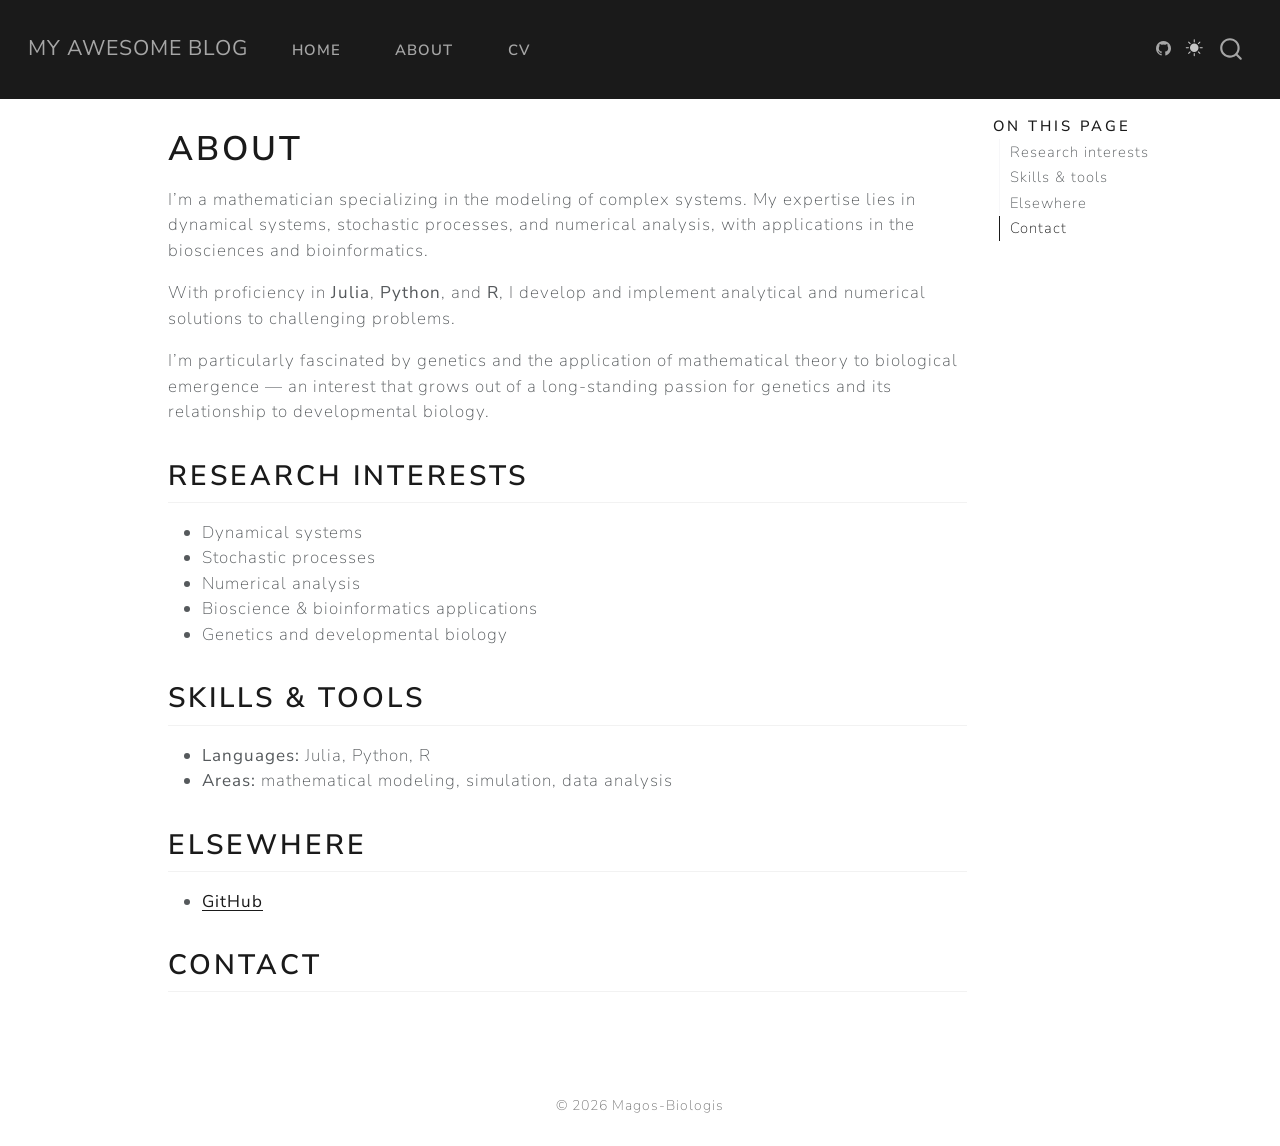
<file: about.html>
<!DOCTYPE html>
<html xmlns="http://www.w3.org/1999/xhtml" lang="en" xml:lang="en"><head>

<meta charset="utf-8">
<meta name="generator" content="quarto-1.9.38">

<meta name="viewport" content="width=device-width, initial-scale=1.0, user-scalable=yes">


<title>About – My Awesome Blog</title>
<style>
/* Default styles provided by pandoc.
** See https://pandoc.org/MANUAL.html#variables-for-html for config info.
*/
code{white-space: pre-wrap;}
span.smallcaps{font-variant: small-caps;}
div.columns{display: flex; gap: min(4vw, 1.5em);}
div.column{flex: auto; overflow-x: auto;}
div.hanging-indent{margin-left: 1.5em; text-indent: -1.5em;}
ul.task-list{list-style: none;}
ul.task-list li input[type="checkbox"] {
  width: 0.8em;
  margin: 0 0.8em 0.2em -1em; /* quarto-specific, see https://github.com/quarto-dev/quarto-cli/issues/4556 */ 
  vertical-align: middle;
}
</style>


<script src="site_libs/quarto-nav/quarto-nav.js"></script>
<script src="site_libs/quarto-nav/headroom.min.js"></script>
<script src="site_libs/clipboard/clipboard.min.js"></script>
<script src="site_libs/quarto-search/autocomplete.umd.js"></script>
<script src="site_libs/quarto-search/fuse.min.js"></script>
<script src="site_libs/quarto-search/quarto-search.js"></script>
<meta name="quarto:offset" content="./">
<script src="site_libs/quarto-html/quarto.js" type="module"></script>
<script src="site_libs/quarto-html/tabsets/tabsets.js" type="module"></script>
<script src="site_libs/quarto-html/popper.min.js"></script>
<script src="site_libs/quarto-html/tippy.umd.min.js"></script>
<script src="site_libs/quarto-html/anchor.min.js"></script>
<link href="site_libs/quarto-html/tippy.css" rel="stylesheet">
<link href="site_libs/quarto-html/quarto-syntax-highlighting-de63f62b328812d8e578a4d74e282472.css" rel="stylesheet" class="quarto-color-scheme" id="quarto-text-highlighting-styles">
<link href="site_libs/quarto-html/quarto-syntax-highlighting-dark-6b6957c917596b414ec0b78690761e87.css" rel="stylesheet" class="quarto-color-scheme quarto-color-alternate" id="quarto-text-highlighting-styles">
<link href="site_libs/quarto-html/quarto-syntax-highlighting-de63f62b328812d8e578a4d74e282472.css" rel="stylesheet" class="quarto-color-scheme-extra" id="quarto-text-highlighting-styles">
<script src="site_libs/bootstrap/bootstrap.min.js"></script>
<link href="site_libs/bootstrap/bootstrap-icons.css" rel="stylesheet">
<link href="site_libs/bootstrap/bootstrap-797eb757160dd4727177e90e7fa9e261.min.css" rel="stylesheet" append-hash="true" class="quarto-color-scheme" id="quarto-bootstrap" data-mode="light">
<link href="site_libs/bootstrap/bootstrap-dark-b89b498945fed242095b139d158aa9db.min.css" rel="stylesheet" append-hash="true" class="quarto-color-scheme quarto-color-alternate" id="quarto-bootstrap" data-mode="dark">
<link href="site_libs/bootstrap/bootstrap-797eb757160dd4727177e90e7fa9e261.min.css" rel="stylesheet" append-hash="true" class="quarto-color-scheme-extra" id="quarto-bootstrap" data-mode="light">
<script id="quarto-search-options" type="application/json">{
  "location": "navbar",
  "copy-button": false,
  "collapse-after": 3,
  "panel-placement": "end",
  "type": "overlay",
  "limit": 50,
  "keyboard-shortcut": [
    "f",
    "/",
    "s"
  ],
  "show-item-context": false,
  "language": {
    "search-no-results-text": "No results",
    "search-matching-documents-text": "matching documents",
    "search-copy-link-title": "Copy link to search",
    "search-hide-matches-text": "Hide additional matches",
    "search-more-match-text": "more match in this document",
    "search-more-matches-text": "more matches in this document",
    "search-clear-button-title": "Clear",
    "search-text-placeholder": "",
    "search-detached-cancel-button-title": "Cancel",
    "search-submit-button-title": "Submit",
    "search-label": "Search"
  }
}</script>


<link rel="stylesheet" href="styles.css">
</head>

<body class="nav-fixed quarto-light"><script id="quarto-html-before-body" type="application/javascript">
    const toggleBodyColorMode = (bsSheetEl) => {
      const mode = bsSheetEl.getAttribute("data-mode");
      const bodyEl = window.document.querySelector("body");
      if (mode === "dark") {
        bodyEl.classList.add("quarto-dark");
        bodyEl.classList.remove("quarto-light");
      } else {
        bodyEl.classList.add("quarto-light");
        bodyEl.classList.remove("quarto-dark");
      }
    }
    const toggleBodyColorPrimary = () => {
      const bsSheetEl = window.document.querySelector("link#quarto-bootstrap:not([rel=disabled-stylesheet])");
      if (bsSheetEl) {
        toggleBodyColorMode(bsSheetEl);
      }
    }
    const setColorSchemeToggle = (alternate) => {
      const toggles = window.document.querySelectorAll('.quarto-color-scheme-toggle');
      for (let i=0; i < toggles.length; i++) {
        const toggle = toggles[i];
        if (toggle) {
          if (alternate) {
            toggle.classList.add("alternate");
          } else {
            toggle.classList.remove("alternate");
          }
        }
      }
    };
    const toggleColorMode = (alternate) => {
      // Switch the stylesheets
      const primaryStylesheets = window.document.querySelectorAll('link.quarto-color-scheme:not(.quarto-color-alternate)');
      const alternateStylesheets = window.document.querySelectorAll('link.quarto-color-scheme.quarto-color-alternate');
      manageTransitions('#quarto-margin-sidebar .nav-link', false);
      if (alternate) {
        // note: dark is layered on light, we don't disable primary!
        enableStylesheet(alternateStylesheets);
        for (const sheetNode of alternateStylesheets) {
          if (sheetNode.id === "quarto-bootstrap") {
            toggleBodyColorMode(sheetNode);
          }
        }
      } else {
        disableStylesheet(alternateStylesheets);
        enableStylesheet(primaryStylesheets)
        toggleBodyColorPrimary();
      }
      manageTransitions('#quarto-margin-sidebar .nav-link', true);
      // Switch the toggles
      setColorSchemeToggle(alternate)
      // Hack to workaround the fact that safari doesn't
      // properly recolor the scrollbar when toggling (#1455)
      if (navigator.userAgent.indexOf('Safari') > 0 && navigator.userAgent.indexOf('Chrome') == -1) {
        manageTransitions("body", false);
        window.scrollTo(0, 1);
        setTimeout(() => {
          window.scrollTo(0, 0);
          manageTransitions("body", true);
        }, 40);
      }
    }
    const disableStylesheet = (stylesheets) => {
      for (let i=0; i < stylesheets.length; i++) {
        const stylesheet = stylesheets[i];
        stylesheet.rel = 'disabled-stylesheet';
      }
    }
    const enableStylesheet = (stylesheets) => {
      for (let i=0; i < stylesheets.length; i++) {
        const stylesheet = stylesheets[i];
        if(stylesheet.rel !== 'stylesheet') { // for Chrome, which will still FOUC without this check
          stylesheet.rel = 'stylesheet';
        }
      }
    }
    const manageTransitions = (selector, allowTransitions) => {
      const els = window.document.querySelectorAll(selector);
      for (let i=0; i < els.length; i++) {
        const el = els[i];
        if (allowTransitions) {
          el.classList.remove('notransition');
        } else {
          el.classList.add('notransition');
        }
      }
    }
    const isFileUrl = () => {
      return window.location.protocol === 'file:';
    }
    const hasAlternateSentinel = () => {
      let styleSentinel = getColorSchemeSentinel();
      if (styleSentinel !== null) {
        return styleSentinel === "alternate";
      } else {
        return false;
      }
    }
    const setStyleSentinel = (alternate) => {
      const value = alternate ? "alternate" : "default";
      if (!isFileUrl()) {
        window.localStorage.setItem("quarto-color-scheme", value);
      } else {
        localAlternateSentinel = value;
      }
    }
    const getColorSchemeSentinel = () => {
      if (!isFileUrl()) {
        const storageValue = window.localStorage.getItem("quarto-color-scheme");
        return storageValue != null ? storageValue : localAlternateSentinel;
      } else {
        return localAlternateSentinel;
      }
    }
    const toggleGiscusIfUsed = (isAlternate, darkModeDefault) => {
      const baseTheme = document.querySelector('#giscus-base-theme')?.value ?? 'light';
      const alternateTheme = document.querySelector('#giscus-alt-theme')?.value ?? 'dark';
      let newTheme = '';
      if(authorPrefersDark) {
        newTheme = isAlternate ? baseTheme : alternateTheme;
      } else {
        newTheme = isAlternate ? alternateTheme : baseTheme;
      }
      const changeGiscusTheme = () => {
        // From: https://github.com/giscus/giscus/issues/336
        const sendMessage = (message) => {
          const iframe = document.querySelector('iframe.giscus-frame');
          if (!iframe) return;
          iframe.contentWindow.postMessage({ giscus: message }, 'https://giscus.app');
        }
        sendMessage({
          setConfig: {
            theme: newTheme
          }
        });
      }
      const isGiscussLoaded = window.document.querySelector('iframe.giscus-frame') !== null;
      if (isGiscussLoaded) {
        changeGiscusTheme();
      }
    };
    const authorPrefersDark = false;
    const darkModeDefault = authorPrefersDark;
      document.querySelector('link#quarto-text-highlighting-styles.quarto-color-scheme-extra').rel = 'disabled-stylesheet';
      document.querySelector('link#quarto-bootstrap.quarto-color-scheme-extra').rel = 'disabled-stylesheet';
    let localAlternateSentinel = darkModeDefault ? 'alternate' : 'default';
    // Dark / light mode switch
    window.quartoToggleColorScheme = () => {
      // Read the current dark / light value
      let toAlternate = !hasAlternateSentinel();
      toggleColorMode(toAlternate);
      setStyleSentinel(toAlternate);
      toggleGiscusIfUsed(toAlternate, darkModeDefault);
      window.dispatchEvent(new Event('resize'));
    };
    // Switch to dark mode if need be
    if (hasAlternateSentinel()) {
      toggleColorMode(true);
    } else {
      toggleColorMode(false);
    }
  </script>

<div id="quarto-search-results"></div>
  <header id="quarto-header" class="headroom fixed-top">
    <nav class="navbar navbar-expand-lg " data-bs-theme="dark">
      <div class="navbar-container container-fluid">
      <div class="navbar-brand-container mx-auto">
    <a class="navbar-brand" href="./index.html">
    <span class="navbar-title">My Awesome Blog</span>
    </a>
  </div>
            <div id="quarto-search" class="" title="Search"></div>
          <button class="navbar-toggler" type="button" data-bs-toggle="collapse" data-bs-target="#navbarCollapse" aria-controls="navbarCollapse" role="menu" aria-expanded="false" aria-label="Toggle navigation" onclick="if (window.quartoToggleHeadroom) { window.quartoToggleHeadroom(); }">
  <span class="navbar-toggler-icon"></span>
</button>
          <div class="collapse navbar-collapse" id="navbarCollapse">
            <ul class="navbar-nav navbar-nav-scroll me-auto">
  <li class="nav-item">
    <a class="nav-link" href="./index.html"> 
<span class="menu-text">Home</span></a>
  </li>  
  <li class="nav-item">
    <a class="nav-link active" href="./about.html" aria-current="page"> 
<span class="menu-text">About</span></a>
  </li>  
  <li class="nav-item">
    <a class="nav-link" href="./cv.html"> 
<span class="menu-text">CV</span></a>
  </li>  
</ul>
          </div> <!-- /navcollapse -->
            <div class="quarto-navbar-tools">
    <a href="https://github.com/Magos-Biologis" title="GitHub" class="quarto-navigation-tool px-1" aria-label="GitHub"><i class="bi bi-github"></i></a>
  <a href="" class="quarto-color-scheme-toggle quarto-navigation-tool  px-1" onclick="window.quartoToggleColorScheme(); return false;" title="Toggle dark mode"><i class="bi"></i></a>
</div>
      </div> <!-- /container-fluid -->
    </nav>
</header>
<!-- content -->
<div id="quarto-content" class="quarto-container page-columns page-rows-contents page-layout-article page-navbar">
<!-- sidebar -->
<!-- margin-sidebar -->
    <div id="quarto-margin-sidebar" class="sidebar margin-sidebar">
        <nav id="TOC" role="doc-toc" class="toc-active">
    <h2 id="toc-title">On this page</h2>
   
  <ul>
  <li><a href="#research-interests" id="toc-research-interests" class="nav-link active" data-scroll-target="#research-interests">Research interests</a></li>
  <li><a href="#skills-tools" id="toc-skills-tools" class="nav-link" data-scroll-target="#skills-tools">Skills &amp; tools</a></li>
  <li><a href="#elsewhere" id="toc-elsewhere" class="nav-link" data-scroll-target="#elsewhere">Elsewhere</a></li>
  <li><a href="#contact" id="toc-contact" class="nav-link" data-scroll-target="#contact">Contact</a></li>
  </ul>
</nav>
    </div>
<!-- main -->
<main class="content" id="quarto-document-content">


<header id="title-block-header" class="quarto-title-block default">
<div class="quarto-title">
<h1 class="title">About</h1>
</div>



<div class="quarto-title-meta">

    
  
    
  </div>
  


</header>


<p>I’m a mathematician specializing in the modeling of complex systems. My expertise lies in dynamical systems, stochastic processes, and numerical analysis, with applications in the biosciences and bioinformatics.</p>
<p>With proficiency in <strong>Julia</strong>, <strong>Python</strong>, and <strong>R</strong>, I develop and implement analytical and numerical solutions to challenging problems.</p>
<p>I’m particularly fascinated by genetics and the application of mathematical theory to biological emergence — an interest that grows out of a long-standing passion for genetics and its relationship to developmental biology.</p>
<section id="research-interests" class="level2">
<h2 class="anchored" data-anchor-id="research-interests">Research interests</h2>
<!-- Replace or expand these bullets as you like. -->
<ul>
<li>Dynamical systems</li>
<li>Stochastic processes</li>
<li>Numerical analysis</li>
<li>Bioscience &amp; bioinformatics applications</li>
<li>Genetics and developmental biology</li>
</ul>
</section>
<section id="skills-tools" class="level2">
<h2 class="anchored" data-anchor-id="skills-tools">Skills &amp; tools</h2>
<ul>
<li><strong>Languages:</strong> Julia, Python, R</li>
<li><strong>Areas:</strong> mathematical modeling, simulation, data analysis <!-- Add libraries, frameworks, or methods you want to highlight. --></li>
</ul>
</section>
<section id="elsewhere" class="level2">
<h2 class="anchored" data-anchor-id="elsewhere">Elsewhere</h2>
<!-- Add links to your GitHub, ORCID, LinkedIn, scholar profile, etc. -->
<ul>
<li><a href="https://github.com/Magos-Biologis">GitHub</a></li>
</ul>
</section>
<section id="contact" class="level2">
<h2 class="anchored" data-anchor-id="contact">Contact</h2>
<!-- Add a public contact method here if you'd like (consider an alias address
     rather than a personal one). -->


</section>

</main> <!-- /main -->
<script id="quarto-html-after-body" type="application/javascript">
  window.document.addEventListener("DOMContentLoaded", function (event) {
    // Ensure there is a toggle, if there isn't float one in the top right
    if (window.document.querySelector('.quarto-color-scheme-toggle') === null) {
      const a = window.document.createElement('a');
      a.classList.add('top-right');
      a.classList.add('quarto-color-scheme-toggle');
      a.href = "";
      a.onclick = function() { try { window.quartoToggleColorScheme(); } catch {} return false; };
      const i = window.document.createElement("i");
      i.classList.add('bi');
      a.appendChild(i);
      window.document.body.appendChild(a);
    }
    setColorSchemeToggle(hasAlternateSentinel())
    const icon = "";
    const anchorJS = new window.AnchorJS();
    anchorJS.options = {
      placement: 'right',
      icon: icon
    };
    anchorJS.add('.anchored');
    const isCodeAnnotation = (el) => {
      for (const clz of el.classList) {
        if (clz.startsWith('code-annotation-')) {                     
          return true;
        }
      }
      return false;
    }
    const onCopySuccess = function(e) {
      // button target
      const button = e.trigger;
      // don't keep focus
      button.blur();
      // flash "checked"
      button.classList.add('code-copy-button-checked');
      var currentTitle = button.getAttribute("title");
      button.setAttribute("title", "Copied!");
      let tooltip;
      if (window.bootstrap) {
        button.setAttribute("data-bs-toggle", "tooltip");
        button.setAttribute("data-bs-placement", "left");
        button.setAttribute("data-bs-title", "Copied!");
        tooltip = new bootstrap.Tooltip(button, 
          { trigger: "manual", 
            customClass: "code-copy-button-tooltip",
            offset: [0, -8]});
        tooltip.show();    
      }
      setTimeout(function() {
        if (tooltip) {
          tooltip.hide();
          button.removeAttribute("data-bs-title");
          button.removeAttribute("data-bs-toggle");
          button.removeAttribute("data-bs-placement");
        }
        button.setAttribute("title", currentTitle);
        button.classList.remove('code-copy-button-checked');
      }, 1000);
      // clear code selection
      e.clearSelection();
    }
    const getTextToCopy = function(trigger) {
      const outerScaffold = trigger.parentElement.cloneNode(true);
      const codeEl = outerScaffold.querySelector('code');
      for (const childEl of codeEl.children) {
        if (isCodeAnnotation(childEl)) {
          childEl.remove();
        }
      }
      return codeEl.innerText;
    }
    const clipboard = new window.ClipboardJS('.code-copy-button:not([data-in-quarto-modal])', {
      text: getTextToCopy
    });
    clipboard.on('success', onCopySuccess);
    if (window.document.getElementById('quarto-embedded-source-code-modal')) {
      const clipboardModal = new window.ClipboardJS('.code-copy-button[data-in-quarto-modal]', {
        text: getTextToCopy,
        container: window.document.getElementById('quarto-embedded-source-code-modal')
      });
      clipboardModal.on('success', onCopySuccess);
    }
      var localhostRegex = new RegExp(/^(?:http|https):\/\/localhost\:?[0-9]*\//);
      var mailtoRegex = new RegExp(/^mailto:/);
        var filterRegex = new RegExp("https:\/\/magos-biologis\.github\.io");
      var isInternal = (href) => {
          return filterRegex.test(href) || localhostRegex.test(href) || mailtoRegex.test(href);
      }
      // Inspect non-navigation links and adorn them if external
     var links = window.document.querySelectorAll('a[href]:not(.nav-link):not(.navbar-brand):not(.toc-action):not(.sidebar-link):not(.sidebar-item-toggle):not(.pagination-link):not(.no-external):not([aria-hidden]):not(.dropdown-item):not(.quarto-navigation-tool):not(.about-link)');
      for (var i=0; i<links.length; i++) {
        const link = links[i];
        if (!isInternal(link.href)) {
          // undo the damage that might have been done by quarto-nav.js in the case of
          // links that we want to consider external
          if (link.dataset.originalHref !== undefined) {
            link.href = link.dataset.originalHref;
          }
        }
      }
    function tippyHover(el, contentFn, onTriggerFn, onUntriggerFn) {
      const config = {
        allowHTML: true,
        maxWidth: 500,
        delay: 100,
        arrow: false,
        appendTo: function(el) {
            return el.parentElement;
        },
        interactive: true,
        interactiveBorder: 10,
        theme: 'quarto',
        placement: 'bottom-start',
      };
      if (contentFn) {
        config.content = contentFn;
      }
      if (onTriggerFn) {
        config.onTrigger = onTriggerFn;
      }
      if (onUntriggerFn) {
        config.onUntrigger = onUntriggerFn;
      }
      window.tippy(el, config); 
    }
    const noterefs = window.document.querySelectorAll('a[role="doc-noteref"]');
    for (var i=0; i<noterefs.length; i++) {
      const ref = noterefs[i];
      tippyHover(ref, function() {
        // use id or data attribute instead here
        let href = ref.getAttribute('data-footnote-href') || ref.getAttribute('href');
        try { href = new URL(href).hash; } catch {}
        const id = href.replace(/^#\/?/, "");
        const note = window.document.getElementById(id);
        if (note) {
          return note.innerHTML;
        } else {
          return "";
        }
      });
    }
    const xrefs = window.document.querySelectorAll('a.quarto-xref');
    const processXRef = (id, note) => {
      // Strip column container classes
      const stripColumnClz = (el) => {
        el.classList.remove("page-full", "page-columns");
        if (el.children) {
          for (const child of el.children) {
            stripColumnClz(child);
          }
        }
      }
      stripColumnClz(note)
      if (id === null || id.startsWith('sec-')) {
        // Special case sections, only their first couple elements
        const container = document.createElement("div");
        if (note.children && note.children.length > 2) {
          container.appendChild(note.children[0].cloneNode(true));
          for (let i = 1; i < note.children.length; i++) {
            const child = note.children[i];
            if (child.tagName === "P" && child.innerText === "") {
              continue;
            } else {
              container.appendChild(child.cloneNode(true));
              break;
            }
          }
          if (window.Quarto?.typesetMath) {
            window.Quarto.typesetMath(container);
          }
          return container.innerHTML
        } else {
          if (window.Quarto?.typesetMath) {
            window.Quarto.typesetMath(note);
          }
          return note.innerHTML;
        }
      } else {
        // Remove any anchor links if they are present
        const anchorLink = note.querySelector('a.anchorjs-link');
        if (anchorLink) {
          anchorLink.remove();
        }
        if (window.Quarto?.typesetMath) {
          window.Quarto.typesetMath(note);
        }
        if (note.classList.contains("callout")) {
          return note.outerHTML;
        } else {
          return note.innerHTML;
        }
      }
    }
    for (var i=0; i<xrefs.length; i++) {
      const xref = xrefs[i];
      tippyHover(xref, undefined, function(instance) {
        instance.disable();
        let url = xref.getAttribute('href');
        let hash = undefined; 
        if (url.startsWith('#')) {
          hash = url;
        } else {
          try { hash = new URL(url).hash; } catch {}
        }
        if (hash) {
          const id = hash.replace(/^#\/?/, "");
          const note = window.document.getElementById(id);
          if (note !== null) {
            try {
              const html = processXRef(id, note.cloneNode(true));
              instance.setContent(html);
            } finally {
              instance.enable();
              instance.show();
            }
          } else {
            // See if we can fetch this
            fetch(url.split('#')[0])
            .then(res => res.text())
            .then(html => {
              const parser = new DOMParser();
              const htmlDoc = parser.parseFromString(html, "text/html");
              const note = htmlDoc.getElementById(id);
              if (note !== null) {
                const html = processXRef(id, note);
                instance.setContent(html);
              } 
            }).finally(() => {
              instance.enable();
              instance.show();
            });
          }
        } else {
          // See if we can fetch a full url (with no hash to target)
          // This is a special case and we should probably do some content thinning / targeting
          fetch(url)
          .then(res => res.text())
          .then(html => {
            const parser = new DOMParser();
            const htmlDoc = parser.parseFromString(html, "text/html");
            const note = htmlDoc.querySelector('main.content');
            if (note !== null) {
              // This should only happen for chapter cross references
              // (since there is no id in the URL)
              // remove the first header
              if (note.children.length > 0 && note.children[0].tagName === "HEADER") {
                note.children[0].remove();
              }
              const html = processXRef(null, note);
              instance.setContent(html);
            } 
          }).finally(() => {
            instance.enable();
            instance.show();
          });
        }
      }, function(instance) {
      });
    }
        let selectedAnnoteEl;
        const selectorForAnnotation = ( cell, annotation) => {
          let cellAttr = 'data-code-cell="' + cell + '"';
          let lineAttr = 'data-code-annotation="' +  annotation + '"';
          const selector = 'span[' + cellAttr + '][' + lineAttr + ']';
          return selector;
        }
        const selectCodeLines = (annoteEl) => {
          const doc = window.document;
          const targetCell = annoteEl.getAttribute("data-target-cell");
          const targetAnnotation = annoteEl.getAttribute("data-target-annotation");
          const annoteSpan = window.document.querySelector(selectorForAnnotation(targetCell, targetAnnotation));
          const lines = annoteSpan.getAttribute("data-code-lines").split(",");
          const lineIds = lines.map((line) => {
            return targetCell + "-" + line;
          })
          let top = null;
          let height = null;
          let parent = null;
          if (lineIds.length > 0) {
              //compute the position of the single el (top and bottom and make a div)
              const el = window.document.getElementById(lineIds[0]);
              top = el.offsetTop;
              height = el.offsetHeight;
              parent = el.parentElement.parentElement;
            if (lineIds.length > 1) {
              const lastEl = window.document.getElementById(lineIds[lineIds.length - 1]);
              const bottom = lastEl.offsetTop + lastEl.offsetHeight;
              height = bottom - top;
            }
            if (top !== null && height !== null && parent !== null) {
              // cook up a div (if necessary) and position it 
              let div = window.document.getElementById("code-annotation-line-highlight");
              if (div === null) {
                div = window.document.createElement("div");
                div.setAttribute("id", "code-annotation-line-highlight");
                div.style.position = 'absolute';
                parent.appendChild(div);
              }
              div.style.top = top - 2 + "px";
              div.style.height = height + 4 + "px";
              div.style.left = 0;
              let gutterDiv = window.document.getElementById("code-annotation-line-highlight-gutter");
              if (gutterDiv === null) {
                gutterDiv = window.document.createElement("div");
                gutterDiv.setAttribute("id", "code-annotation-line-highlight-gutter");
                gutterDiv.style.position = 'absolute';
                const codeCell = window.document.getElementById(targetCell);
                const gutter = codeCell.querySelector('.code-annotation-gutter');
                gutter.appendChild(gutterDiv);
              }
              gutterDiv.style.top = top - 2 + "px";
              gutterDiv.style.height = height + 4 + "px";
            }
            selectedAnnoteEl = annoteEl;
          }
        };
        const unselectCodeLines = () => {
          const elementsIds = ["code-annotation-line-highlight", "code-annotation-line-highlight-gutter"];
          elementsIds.forEach((elId) => {
            const div = window.document.getElementById(elId);
            if (div) {
              div.remove();
            }
          });
          selectedAnnoteEl = undefined;
        };
          // Handle positioning of the toggle
      window.addEventListener(
        "resize",
        throttle(() => {
          elRect = undefined;
          if (selectedAnnoteEl) {
            selectCodeLines(selectedAnnoteEl);
          }
        }, 10)
      );
      function throttle(fn, ms) {
      let throttle = false;
      let timer;
        return (...args) => {
          if(!throttle) { // first call gets through
              fn.apply(this, args);
              throttle = true;
          } else { // all the others get throttled
              if(timer) clearTimeout(timer); // cancel #2
              timer = setTimeout(() => {
                fn.apply(this, args);
                timer = throttle = false;
              }, ms);
          }
        };
      }
        // Attach click handler to the DT
        const annoteDls = window.document.querySelectorAll('dt[data-target-cell]');
        for (const annoteDlNode of annoteDls) {
          annoteDlNode.addEventListener('click', (event) => {
            const clickedEl = event.target;
            if (clickedEl !== selectedAnnoteEl) {
              unselectCodeLines();
              const activeEl = window.document.querySelector('dt[data-target-cell].code-annotation-active');
              if (activeEl) {
                activeEl.classList.remove('code-annotation-active');
              }
              selectCodeLines(clickedEl);
              clickedEl.classList.add('code-annotation-active');
            } else {
              // Unselect the line
              unselectCodeLines();
              clickedEl.classList.remove('code-annotation-active');
            }
          });
        }
    const findCites = (el) => {
      const parentEl = el.parentElement;
      if (parentEl) {
        const cites = parentEl.dataset.cites;
        if (cites) {
          return {
            el,
            cites: cites.split(' ')
          };
        } else {
          return findCites(el.parentElement)
        }
      } else {
        return undefined;
      }
    };
    var bibliorefs = window.document.querySelectorAll('a[role="doc-biblioref"]');
    for (var i=0; i<bibliorefs.length; i++) {
      const ref = bibliorefs[i];
      const citeInfo = findCites(ref);
      if (citeInfo) {
        tippyHover(citeInfo.el, function() {
          var popup = window.document.createElement('div');
          citeInfo.cites.forEach(function(cite) {
            var citeDiv = window.document.createElement('div');
            citeDiv.classList.add('hanging-indent');
            citeDiv.classList.add('csl-entry');
            var biblioDiv = window.document.getElementById('ref-' + cite);
            if (biblioDiv) {
              citeDiv.innerHTML = biblioDiv.innerHTML;
            }
            popup.appendChild(citeDiv);
          });
          return popup.innerHTML;
        });
      }
    }
  });
  </script>
</div> <!-- /content -->
<footer class="footer">
  <div class="nav-footer">
    <div class="nav-footer-left">
      &nbsp;
    </div>   
    <div class="nav-footer-center">
<p>© 2026 Magos-Biologis</p>
</div>
    <div class="nav-footer-right">
      &nbsp;
    </div>
  </div>
</footer>




</body></html>
</file>
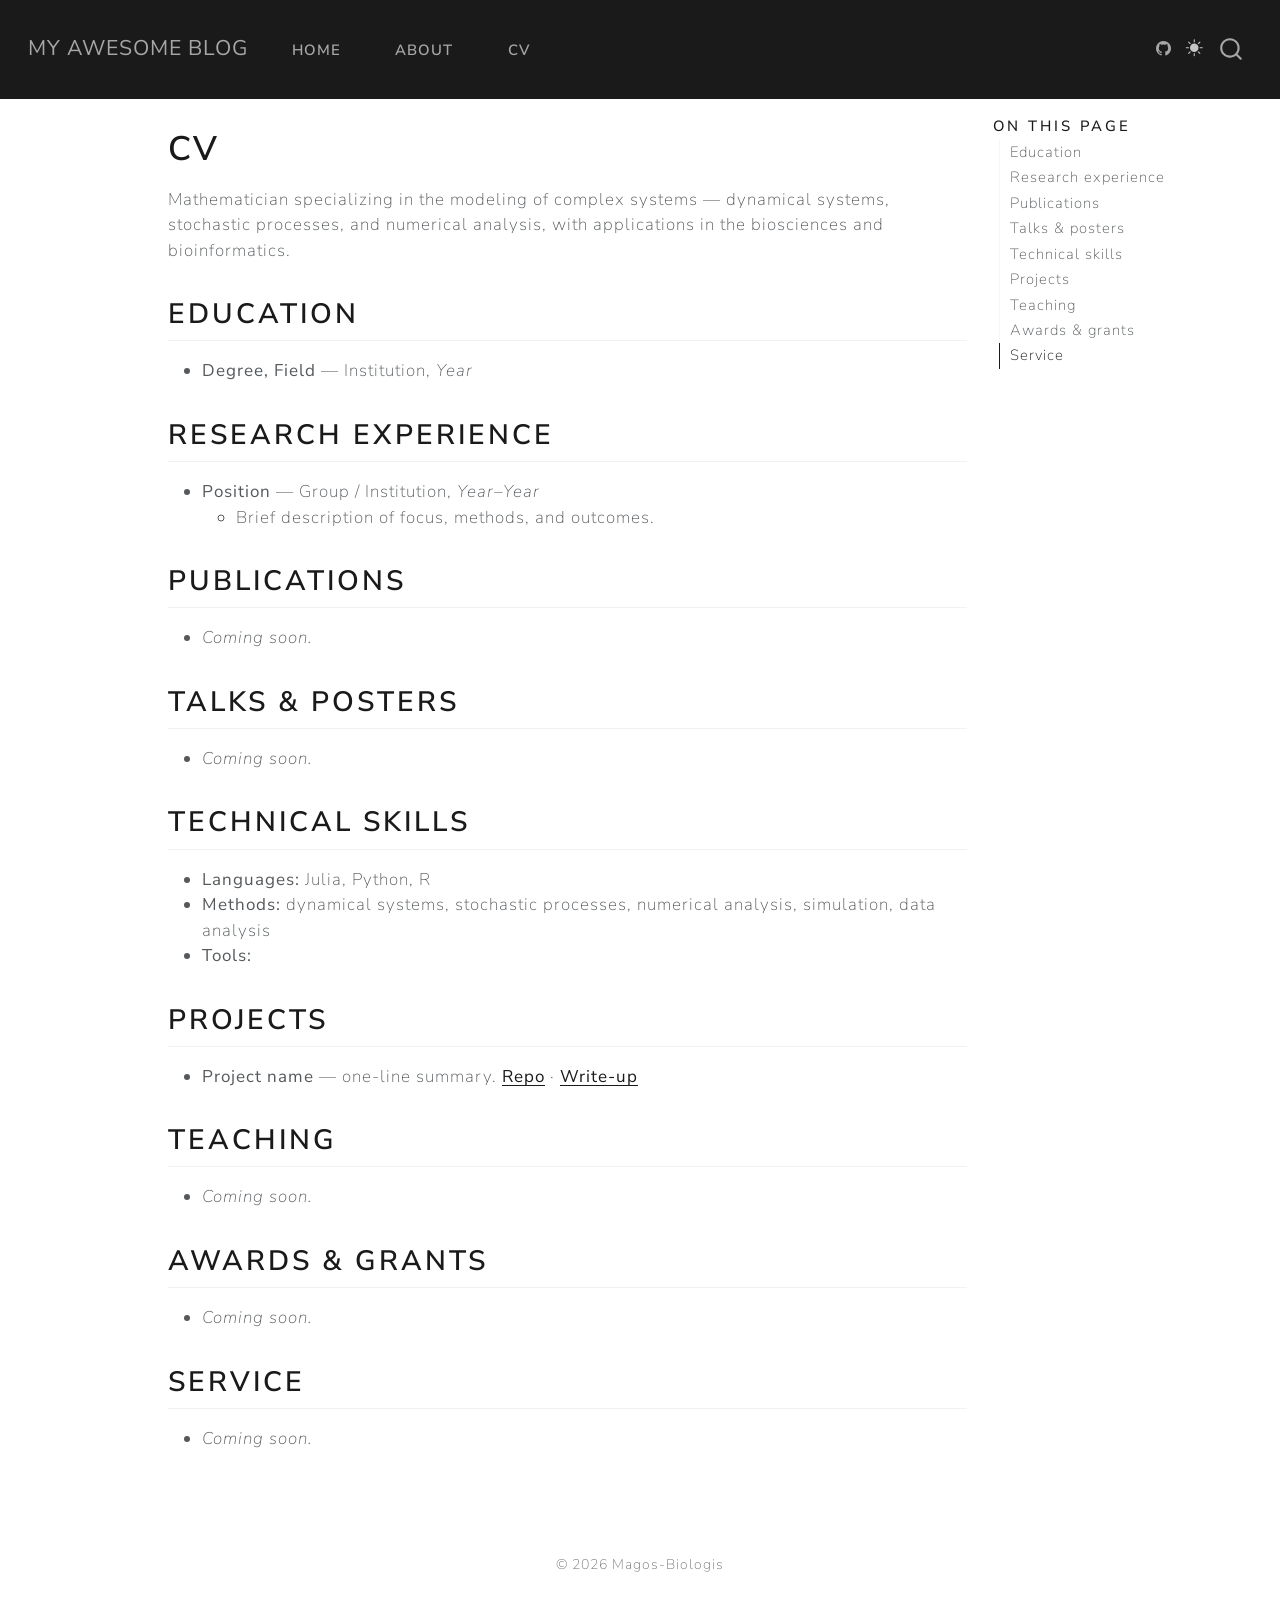
<file: cv.html>
<!DOCTYPE html>
<html xmlns="http://www.w3.org/1999/xhtml" lang="en" xml:lang="en"><head>

<meta charset="utf-8">
<meta name="generator" content="quarto-1.9.38">

<meta name="viewport" content="width=device-width, initial-scale=1.0, user-scalable=yes">


<title>CV – My Awesome Blog</title>
<style>
/* Default styles provided by pandoc.
** See https://pandoc.org/MANUAL.html#variables-for-html for config info.
*/
code{white-space: pre-wrap;}
span.smallcaps{font-variant: small-caps;}
div.columns{display: flex; gap: min(4vw, 1.5em);}
div.column{flex: auto; overflow-x: auto;}
div.hanging-indent{margin-left: 1.5em; text-indent: -1.5em;}
ul.task-list{list-style: none;}
ul.task-list li input[type="checkbox"] {
  width: 0.8em;
  margin: 0 0.8em 0.2em -1em; /* quarto-specific, see https://github.com/quarto-dev/quarto-cli/issues/4556 */ 
  vertical-align: middle;
}
</style>


<script src="site_libs/quarto-nav/quarto-nav.js"></script>
<script src="site_libs/quarto-nav/headroom.min.js"></script>
<script src="site_libs/clipboard/clipboard.min.js"></script>
<script src="site_libs/quarto-search/autocomplete.umd.js"></script>
<script src="site_libs/quarto-search/fuse.min.js"></script>
<script src="site_libs/quarto-search/quarto-search.js"></script>
<meta name="quarto:offset" content="./">
<script src="site_libs/quarto-html/quarto.js" type="module"></script>
<script src="site_libs/quarto-html/tabsets/tabsets.js" type="module"></script>
<script src="site_libs/quarto-html/popper.min.js"></script>
<script src="site_libs/quarto-html/tippy.umd.min.js"></script>
<script src="site_libs/quarto-html/anchor.min.js"></script>
<link href="site_libs/quarto-html/tippy.css" rel="stylesheet">
<link href="site_libs/quarto-html/quarto-syntax-highlighting-de63f62b328812d8e578a4d74e282472.css" rel="stylesheet" class="quarto-color-scheme" id="quarto-text-highlighting-styles">
<link href="site_libs/quarto-html/quarto-syntax-highlighting-dark-6b6957c917596b414ec0b78690761e87.css" rel="stylesheet" class="quarto-color-scheme quarto-color-alternate" id="quarto-text-highlighting-styles">
<link href="site_libs/quarto-html/quarto-syntax-highlighting-de63f62b328812d8e578a4d74e282472.css" rel="stylesheet" class="quarto-color-scheme-extra" id="quarto-text-highlighting-styles">
<script src="site_libs/bootstrap/bootstrap.min.js"></script>
<link href="site_libs/bootstrap/bootstrap-icons.css" rel="stylesheet">
<link href="site_libs/bootstrap/bootstrap-797eb757160dd4727177e90e7fa9e261.min.css" rel="stylesheet" append-hash="true" class="quarto-color-scheme" id="quarto-bootstrap" data-mode="light">
<link href="site_libs/bootstrap/bootstrap-dark-b89b498945fed242095b139d158aa9db.min.css" rel="stylesheet" append-hash="true" class="quarto-color-scheme quarto-color-alternate" id="quarto-bootstrap" data-mode="dark">
<link href="site_libs/bootstrap/bootstrap-797eb757160dd4727177e90e7fa9e261.min.css" rel="stylesheet" append-hash="true" class="quarto-color-scheme-extra" id="quarto-bootstrap" data-mode="light">
<script id="quarto-search-options" type="application/json">{
  "location": "navbar",
  "copy-button": false,
  "collapse-after": 3,
  "panel-placement": "end",
  "type": "overlay",
  "limit": 50,
  "keyboard-shortcut": [
    "f",
    "/",
    "s"
  ],
  "show-item-context": false,
  "language": {
    "search-no-results-text": "No results",
    "search-matching-documents-text": "matching documents",
    "search-copy-link-title": "Copy link to search",
    "search-hide-matches-text": "Hide additional matches",
    "search-more-match-text": "more match in this document",
    "search-more-matches-text": "more matches in this document",
    "search-clear-button-title": "Clear",
    "search-text-placeholder": "",
    "search-detached-cancel-button-title": "Cancel",
    "search-submit-button-title": "Submit",
    "search-label": "Search"
  }
}</script>


<link rel="stylesheet" href="styles.css">
</head>

<body class="nav-fixed quarto-light"><script id="quarto-html-before-body" type="application/javascript">
    const toggleBodyColorMode = (bsSheetEl) => {
      const mode = bsSheetEl.getAttribute("data-mode");
      const bodyEl = window.document.querySelector("body");
      if (mode === "dark") {
        bodyEl.classList.add("quarto-dark");
        bodyEl.classList.remove("quarto-light");
      } else {
        bodyEl.classList.add("quarto-light");
        bodyEl.classList.remove("quarto-dark");
      }
    }
    const toggleBodyColorPrimary = () => {
      const bsSheetEl = window.document.querySelector("link#quarto-bootstrap:not([rel=disabled-stylesheet])");
      if (bsSheetEl) {
        toggleBodyColorMode(bsSheetEl);
      }
    }
    const setColorSchemeToggle = (alternate) => {
      const toggles = window.document.querySelectorAll('.quarto-color-scheme-toggle');
      for (let i=0; i < toggles.length; i++) {
        const toggle = toggles[i];
        if (toggle) {
          if (alternate) {
            toggle.classList.add("alternate");
          } else {
            toggle.classList.remove("alternate");
          }
        }
      }
    };
    const toggleColorMode = (alternate) => {
      // Switch the stylesheets
      const primaryStylesheets = window.document.querySelectorAll('link.quarto-color-scheme:not(.quarto-color-alternate)');
      const alternateStylesheets = window.document.querySelectorAll('link.quarto-color-scheme.quarto-color-alternate');
      manageTransitions('#quarto-margin-sidebar .nav-link', false);
      if (alternate) {
        // note: dark is layered on light, we don't disable primary!
        enableStylesheet(alternateStylesheets);
        for (const sheetNode of alternateStylesheets) {
          if (sheetNode.id === "quarto-bootstrap") {
            toggleBodyColorMode(sheetNode);
          }
        }
      } else {
        disableStylesheet(alternateStylesheets);
        enableStylesheet(primaryStylesheets)
        toggleBodyColorPrimary();
      }
      manageTransitions('#quarto-margin-sidebar .nav-link', true);
      // Switch the toggles
      setColorSchemeToggle(alternate)
      // Hack to workaround the fact that safari doesn't
      // properly recolor the scrollbar when toggling (#1455)
      if (navigator.userAgent.indexOf('Safari') > 0 && navigator.userAgent.indexOf('Chrome') == -1) {
        manageTransitions("body", false);
        window.scrollTo(0, 1);
        setTimeout(() => {
          window.scrollTo(0, 0);
          manageTransitions("body", true);
        }, 40);
      }
    }
    const disableStylesheet = (stylesheets) => {
      for (let i=0; i < stylesheets.length; i++) {
        const stylesheet = stylesheets[i];
        stylesheet.rel = 'disabled-stylesheet';
      }
    }
    const enableStylesheet = (stylesheets) => {
      for (let i=0; i < stylesheets.length; i++) {
        const stylesheet = stylesheets[i];
        if(stylesheet.rel !== 'stylesheet') { // for Chrome, which will still FOUC without this check
          stylesheet.rel = 'stylesheet';
        }
      }
    }
    const manageTransitions = (selector, allowTransitions) => {
      const els = window.document.querySelectorAll(selector);
      for (let i=0; i < els.length; i++) {
        const el = els[i];
        if (allowTransitions) {
          el.classList.remove('notransition');
        } else {
          el.classList.add('notransition');
        }
      }
    }
    const isFileUrl = () => {
      return window.location.protocol === 'file:';
    }
    const hasAlternateSentinel = () => {
      let styleSentinel = getColorSchemeSentinel();
      if (styleSentinel !== null) {
        return styleSentinel === "alternate";
      } else {
        return false;
      }
    }
    const setStyleSentinel = (alternate) => {
      const value = alternate ? "alternate" : "default";
      if (!isFileUrl()) {
        window.localStorage.setItem("quarto-color-scheme", value);
      } else {
        localAlternateSentinel = value;
      }
    }
    const getColorSchemeSentinel = () => {
      if (!isFileUrl()) {
        const storageValue = window.localStorage.getItem("quarto-color-scheme");
        return storageValue != null ? storageValue : localAlternateSentinel;
      } else {
        return localAlternateSentinel;
      }
    }
    const toggleGiscusIfUsed = (isAlternate, darkModeDefault) => {
      const baseTheme = document.querySelector('#giscus-base-theme')?.value ?? 'light';
      const alternateTheme = document.querySelector('#giscus-alt-theme')?.value ?? 'dark';
      let newTheme = '';
      if(authorPrefersDark) {
        newTheme = isAlternate ? baseTheme : alternateTheme;
      } else {
        newTheme = isAlternate ? alternateTheme : baseTheme;
      }
      const changeGiscusTheme = () => {
        // From: https://github.com/giscus/giscus/issues/336
        const sendMessage = (message) => {
          const iframe = document.querySelector('iframe.giscus-frame');
          if (!iframe) return;
          iframe.contentWindow.postMessage({ giscus: message }, 'https://giscus.app');
        }
        sendMessage({
          setConfig: {
            theme: newTheme
          }
        });
      }
      const isGiscussLoaded = window.document.querySelector('iframe.giscus-frame') !== null;
      if (isGiscussLoaded) {
        changeGiscusTheme();
      }
    };
    const authorPrefersDark = false;
    const darkModeDefault = authorPrefersDark;
      document.querySelector('link#quarto-text-highlighting-styles.quarto-color-scheme-extra').rel = 'disabled-stylesheet';
      document.querySelector('link#quarto-bootstrap.quarto-color-scheme-extra').rel = 'disabled-stylesheet';
    let localAlternateSentinel = darkModeDefault ? 'alternate' : 'default';
    // Dark / light mode switch
    window.quartoToggleColorScheme = () => {
      // Read the current dark / light value
      let toAlternate = !hasAlternateSentinel();
      toggleColorMode(toAlternate);
      setStyleSentinel(toAlternate);
      toggleGiscusIfUsed(toAlternate, darkModeDefault);
      window.dispatchEvent(new Event('resize'));
    };
    // Switch to dark mode if need be
    if (hasAlternateSentinel()) {
      toggleColorMode(true);
    } else {
      toggleColorMode(false);
    }
  </script>

<div id="quarto-search-results"></div>
  <header id="quarto-header" class="headroom fixed-top">
    <nav class="navbar navbar-expand-lg " data-bs-theme="dark">
      <div class="navbar-container container-fluid">
      <div class="navbar-brand-container mx-auto">
    <a class="navbar-brand" href="./index.html">
    <span class="navbar-title">My Awesome Blog</span>
    </a>
  </div>
            <div id="quarto-search" class="" title="Search"></div>
          <button class="navbar-toggler" type="button" data-bs-toggle="collapse" data-bs-target="#navbarCollapse" aria-controls="navbarCollapse" role="menu" aria-expanded="false" aria-label="Toggle navigation" onclick="if (window.quartoToggleHeadroom) { window.quartoToggleHeadroom(); }">
  <span class="navbar-toggler-icon"></span>
</button>
          <div class="collapse navbar-collapse" id="navbarCollapse">
            <ul class="navbar-nav navbar-nav-scroll me-auto">
  <li class="nav-item">
    <a class="nav-link" href="./index.html"> 
<span class="menu-text">Home</span></a>
  </li>  
  <li class="nav-item">
    <a class="nav-link" href="./about.html"> 
<span class="menu-text">About</span></a>
  </li>  
  <li class="nav-item">
    <a class="nav-link active" href="./cv.html" aria-current="page"> 
<span class="menu-text">CV</span></a>
  </li>  
</ul>
          </div> <!-- /navcollapse -->
            <div class="quarto-navbar-tools">
    <a href="https://github.com/Magos-Biologis" title="GitHub" class="quarto-navigation-tool px-1" aria-label="GitHub"><i class="bi bi-github"></i></a>
  <a href="" class="quarto-color-scheme-toggle quarto-navigation-tool  px-1" onclick="window.quartoToggleColorScheme(); return false;" title="Toggle dark mode"><i class="bi"></i></a>
</div>
      </div> <!-- /container-fluid -->
    </nav>
</header>
<!-- content -->
<div id="quarto-content" class="quarto-container page-columns page-rows-contents page-layout-article page-navbar">
<!-- sidebar -->
<!-- margin-sidebar -->
    <div id="quarto-margin-sidebar" class="sidebar margin-sidebar">
        <nav id="TOC" role="doc-toc" class="toc-active">
    <h2 id="toc-title">On this page</h2>
   
  <ul>
  <li><a href="#education" id="toc-education" class="nav-link active" data-scroll-target="#education">Education</a></li>
  <li><a href="#research-experience" id="toc-research-experience" class="nav-link" data-scroll-target="#research-experience">Research experience</a></li>
  <li><a href="#publications" id="toc-publications" class="nav-link" data-scroll-target="#publications">Publications</a></li>
  <li><a href="#talks-posters" id="toc-talks-posters" class="nav-link" data-scroll-target="#talks-posters">Talks &amp; posters</a></li>
  <li><a href="#technical-skills" id="toc-technical-skills" class="nav-link" data-scroll-target="#technical-skills">Technical skills</a></li>
  <li><a href="#projects" id="toc-projects" class="nav-link" data-scroll-target="#projects">Projects</a></li>
  <li><a href="#teaching" id="toc-teaching" class="nav-link" data-scroll-target="#teaching">Teaching</a></li>
  <li><a href="#awards-grants" id="toc-awards-grants" class="nav-link" data-scroll-target="#awards-grants">Awards &amp; grants</a></li>
  <li><a href="#service" id="toc-service" class="nav-link" data-scroll-target="#service">Service</a></li>
  </ul>
</nav>
    </div>
<!-- main -->
<main class="content" id="quarto-document-content">


<header id="title-block-header" class="quarto-title-block default">
<div class="quarto-title">
<h1 class="title">CV</h1>
</div>



<div class="quarto-title-meta">

    
  
    
  </div>
  


</header>


<p>Mathematician specializing in the modeling of complex systems — dynamical systems, stochastic processes, and numerical analysis, with applications in the biosciences and bioinformatics.</p>
<!-- Optional: link a downloadable PDF. Put the file in /assets/ and uncomment. -->
<!-- [Download PDF version](assets/cv.pdf) -->
<section id="education" class="level2">
<h2 class="anchored" data-anchor-id="education">Education</h2>
<!-- Most recent first. -->
<ul>
<li><strong>Degree, Field</strong> — Institution, <em>Year</em> <!-- Thesis title, advisor, honors, etc. --></li>
</ul>
</section>
<section id="research-experience" class="level2">
<h2 class="anchored" data-anchor-id="research-experience">Research experience</h2>
<ul>
<li><strong>Position</strong> — Group / Institution, <em>Year–Year</em>
<ul>
<li>Brief description of focus, methods, and outcomes.</li>
</ul></li>
</ul>
</section>
<section id="publications" class="level2">
<h2 class="anchored" data-anchor-id="publications">Publications</h2>
<!-- Or link to your ORCID / Google Scholar profile. -->
<ul>
<li><em>Coming soon.</em></li>
</ul>
</section>
<section id="talks-posters" class="level2">
<h2 class="anchored" data-anchor-id="talks-posters">Talks &amp; posters</h2>
<ul>
<li><em>Coming soon.</em></li>
</ul>
</section>
<section id="technical-skills" class="level2">
<h2 class="anchored" data-anchor-id="technical-skills">Technical skills</h2>
<ul>
<li><strong>Languages:</strong> Julia, Python, R</li>
<li><strong>Methods:</strong> dynamical systems, stochastic processes, numerical analysis, simulation, data analysis</li>
<li><strong>Tools:</strong> <!-- e.g. Git, LaTeX, HPC/clusters, specific libraries --></li>
</ul>
</section>
<section id="projects" class="level2">
<h2 class="anchored" data-anchor-id="projects">Projects</h2>
<!-- Highlight portfolio pieces; link to repos, demos, or write-ups. -->
<ul>
<li><strong>Project name</strong> — one-line summary. <a href="#">Repo</a> · <a href="#">Write-up</a></li>
</ul>
</section>
<section id="teaching" class="level2">
<h2 class="anchored" data-anchor-id="teaching">Teaching</h2>
<ul>
<li><em>Coming soon.</em></li>
</ul>
</section>
<section id="awards-grants" class="level2">
<h2 class="anchored" data-anchor-id="awards-grants">Awards &amp; grants</h2>
<ul>
<li><em>Coming soon.</em></li>
</ul>
</section>
<section id="service" class="level2">
<h2 class="anchored" data-anchor-id="service">Service</h2>
<!-- Reviewing, committees, outreach, etc. -->
<ul>
<li><em>Coming soon.</em></li>
</ul>


</section>

</main> <!-- /main -->
<script id="quarto-html-after-body" type="application/javascript">
  window.document.addEventListener("DOMContentLoaded", function (event) {
    // Ensure there is a toggle, if there isn't float one in the top right
    if (window.document.querySelector('.quarto-color-scheme-toggle') === null) {
      const a = window.document.createElement('a');
      a.classList.add('top-right');
      a.classList.add('quarto-color-scheme-toggle');
      a.href = "";
      a.onclick = function() { try { window.quartoToggleColorScheme(); } catch {} return false; };
      const i = window.document.createElement("i");
      i.classList.add('bi');
      a.appendChild(i);
      window.document.body.appendChild(a);
    }
    setColorSchemeToggle(hasAlternateSentinel())
    const icon = "";
    const anchorJS = new window.AnchorJS();
    anchorJS.options = {
      placement: 'right',
      icon: icon
    };
    anchorJS.add('.anchored');
    const isCodeAnnotation = (el) => {
      for (const clz of el.classList) {
        if (clz.startsWith('code-annotation-')) {                     
          return true;
        }
      }
      return false;
    }
    const onCopySuccess = function(e) {
      // button target
      const button = e.trigger;
      // don't keep focus
      button.blur();
      // flash "checked"
      button.classList.add('code-copy-button-checked');
      var currentTitle = button.getAttribute("title");
      button.setAttribute("title", "Copied!");
      let tooltip;
      if (window.bootstrap) {
        button.setAttribute("data-bs-toggle", "tooltip");
        button.setAttribute("data-bs-placement", "left");
        button.setAttribute("data-bs-title", "Copied!");
        tooltip = new bootstrap.Tooltip(button, 
          { trigger: "manual", 
            customClass: "code-copy-button-tooltip",
            offset: [0, -8]});
        tooltip.show();    
      }
      setTimeout(function() {
        if (tooltip) {
          tooltip.hide();
          button.removeAttribute("data-bs-title");
          button.removeAttribute("data-bs-toggle");
          button.removeAttribute("data-bs-placement");
        }
        button.setAttribute("title", currentTitle);
        button.classList.remove('code-copy-button-checked');
      }, 1000);
      // clear code selection
      e.clearSelection();
    }
    const getTextToCopy = function(trigger) {
      const outerScaffold = trigger.parentElement.cloneNode(true);
      const codeEl = outerScaffold.querySelector('code');
      for (const childEl of codeEl.children) {
        if (isCodeAnnotation(childEl)) {
          childEl.remove();
        }
      }
      return codeEl.innerText;
    }
    const clipboard = new window.ClipboardJS('.code-copy-button:not([data-in-quarto-modal])', {
      text: getTextToCopy
    });
    clipboard.on('success', onCopySuccess);
    if (window.document.getElementById('quarto-embedded-source-code-modal')) {
      const clipboardModal = new window.ClipboardJS('.code-copy-button[data-in-quarto-modal]', {
        text: getTextToCopy,
        container: window.document.getElementById('quarto-embedded-source-code-modal')
      });
      clipboardModal.on('success', onCopySuccess);
    }
      var localhostRegex = new RegExp(/^(?:http|https):\/\/localhost\:?[0-9]*\//);
      var mailtoRegex = new RegExp(/^mailto:/);
        var filterRegex = new RegExp("https:\/\/magos-biologis\.github\.io");
      var isInternal = (href) => {
          return filterRegex.test(href) || localhostRegex.test(href) || mailtoRegex.test(href);
      }
      // Inspect non-navigation links and adorn them if external
     var links = window.document.querySelectorAll('a[href]:not(.nav-link):not(.navbar-brand):not(.toc-action):not(.sidebar-link):not(.sidebar-item-toggle):not(.pagination-link):not(.no-external):not([aria-hidden]):not(.dropdown-item):not(.quarto-navigation-tool):not(.about-link)');
      for (var i=0; i<links.length; i++) {
        const link = links[i];
        if (!isInternal(link.href)) {
          // undo the damage that might have been done by quarto-nav.js in the case of
          // links that we want to consider external
          if (link.dataset.originalHref !== undefined) {
            link.href = link.dataset.originalHref;
          }
        }
      }
    function tippyHover(el, contentFn, onTriggerFn, onUntriggerFn) {
      const config = {
        allowHTML: true,
        maxWidth: 500,
        delay: 100,
        arrow: false,
        appendTo: function(el) {
            return el.parentElement;
        },
        interactive: true,
        interactiveBorder: 10,
        theme: 'quarto',
        placement: 'bottom-start',
      };
      if (contentFn) {
        config.content = contentFn;
      }
      if (onTriggerFn) {
        config.onTrigger = onTriggerFn;
      }
      if (onUntriggerFn) {
        config.onUntrigger = onUntriggerFn;
      }
      window.tippy(el, config); 
    }
    const noterefs = window.document.querySelectorAll('a[role="doc-noteref"]');
    for (var i=0; i<noterefs.length; i++) {
      const ref = noterefs[i];
      tippyHover(ref, function() {
        // use id or data attribute instead here
        let href = ref.getAttribute('data-footnote-href') || ref.getAttribute('href');
        try { href = new URL(href).hash; } catch {}
        const id = href.replace(/^#\/?/, "");
        const note = window.document.getElementById(id);
        if (note) {
          return note.innerHTML;
        } else {
          return "";
        }
      });
    }
    const xrefs = window.document.querySelectorAll('a.quarto-xref');
    const processXRef = (id, note) => {
      // Strip column container classes
      const stripColumnClz = (el) => {
        el.classList.remove("page-full", "page-columns");
        if (el.children) {
          for (const child of el.children) {
            stripColumnClz(child);
          }
        }
      }
      stripColumnClz(note)
      if (id === null || id.startsWith('sec-')) {
        // Special case sections, only their first couple elements
        const container = document.createElement("div");
        if (note.children && note.children.length > 2) {
          container.appendChild(note.children[0].cloneNode(true));
          for (let i = 1; i < note.children.length; i++) {
            const child = note.children[i];
            if (child.tagName === "P" && child.innerText === "") {
              continue;
            } else {
              container.appendChild(child.cloneNode(true));
              break;
            }
          }
          if (window.Quarto?.typesetMath) {
            window.Quarto.typesetMath(container);
          }
          return container.innerHTML
        } else {
          if (window.Quarto?.typesetMath) {
            window.Quarto.typesetMath(note);
          }
          return note.innerHTML;
        }
      } else {
        // Remove any anchor links if they are present
        const anchorLink = note.querySelector('a.anchorjs-link');
        if (anchorLink) {
          anchorLink.remove();
        }
        if (window.Quarto?.typesetMath) {
          window.Quarto.typesetMath(note);
        }
        if (note.classList.contains("callout")) {
          return note.outerHTML;
        } else {
          return note.innerHTML;
        }
      }
    }
    for (var i=0; i<xrefs.length; i++) {
      const xref = xrefs[i];
      tippyHover(xref, undefined, function(instance) {
        instance.disable();
        let url = xref.getAttribute('href');
        let hash = undefined; 
        if (url.startsWith('#')) {
          hash = url;
        } else {
          try { hash = new URL(url).hash; } catch {}
        }
        if (hash) {
          const id = hash.replace(/^#\/?/, "");
          const note = window.document.getElementById(id);
          if (note !== null) {
            try {
              const html = processXRef(id, note.cloneNode(true));
              instance.setContent(html);
            } finally {
              instance.enable();
              instance.show();
            }
          } else {
            // See if we can fetch this
            fetch(url.split('#')[0])
            .then(res => res.text())
            .then(html => {
              const parser = new DOMParser();
              const htmlDoc = parser.parseFromString(html, "text/html");
              const note = htmlDoc.getElementById(id);
              if (note !== null) {
                const html = processXRef(id, note);
                instance.setContent(html);
              } 
            }).finally(() => {
              instance.enable();
              instance.show();
            });
          }
        } else {
          // See if we can fetch a full url (with no hash to target)
          // This is a special case and we should probably do some content thinning / targeting
          fetch(url)
          .then(res => res.text())
          .then(html => {
            const parser = new DOMParser();
            const htmlDoc = parser.parseFromString(html, "text/html");
            const note = htmlDoc.querySelector('main.content');
            if (note !== null) {
              // This should only happen for chapter cross references
              // (since there is no id in the URL)
              // remove the first header
              if (note.children.length > 0 && note.children[0].tagName === "HEADER") {
                note.children[0].remove();
              }
              const html = processXRef(null, note);
              instance.setContent(html);
            } 
          }).finally(() => {
            instance.enable();
            instance.show();
          });
        }
      }, function(instance) {
      });
    }
        let selectedAnnoteEl;
        const selectorForAnnotation = ( cell, annotation) => {
          let cellAttr = 'data-code-cell="' + cell + '"';
          let lineAttr = 'data-code-annotation="' +  annotation + '"';
          const selector = 'span[' + cellAttr + '][' + lineAttr + ']';
          return selector;
        }
        const selectCodeLines = (annoteEl) => {
          const doc = window.document;
          const targetCell = annoteEl.getAttribute("data-target-cell");
          const targetAnnotation = annoteEl.getAttribute("data-target-annotation");
          const annoteSpan = window.document.querySelector(selectorForAnnotation(targetCell, targetAnnotation));
          const lines = annoteSpan.getAttribute("data-code-lines").split(",");
          const lineIds = lines.map((line) => {
            return targetCell + "-" + line;
          })
          let top = null;
          let height = null;
          let parent = null;
          if (lineIds.length > 0) {
              //compute the position of the single el (top and bottom and make a div)
              const el = window.document.getElementById(lineIds[0]);
              top = el.offsetTop;
              height = el.offsetHeight;
              parent = el.parentElement.parentElement;
            if (lineIds.length > 1) {
              const lastEl = window.document.getElementById(lineIds[lineIds.length - 1]);
              const bottom = lastEl.offsetTop + lastEl.offsetHeight;
              height = bottom - top;
            }
            if (top !== null && height !== null && parent !== null) {
              // cook up a div (if necessary) and position it 
              let div = window.document.getElementById("code-annotation-line-highlight");
              if (div === null) {
                div = window.document.createElement("div");
                div.setAttribute("id", "code-annotation-line-highlight");
                div.style.position = 'absolute';
                parent.appendChild(div);
              }
              div.style.top = top - 2 + "px";
              div.style.height = height + 4 + "px";
              div.style.left = 0;
              let gutterDiv = window.document.getElementById("code-annotation-line-highlight-gutter");
              if (gutterDiv === null) {
                gutterDiv = window.document.createElement("div");
                gutterDiv.setAttribute("id", "code-annotation-line-highlight-gutter");
                gutterDiv.style.position = 'absolute';
                const codeCell = window.document.getElementById(targetCell);
                const gutter = codeCell.querySelector('.code-annotation-gutter');
                gutter.appendChild(gutterDiv);
              }
              gutterDiv.style.top = top - 2 + "px";
              gutterDiv.style.height = height + 4 + "px";
            }
            selectedAnnoteEl = annoteEl;
          }
        };
        const unselectCodeLines = () => {
          const elementsIds = ["code-annotation-line-highlight", "code-annotation-line-highlight-gutter"];
          elementsIds.forEach((elId) => {
            const div = window.document.getElementById(elId);
            if (div) {
              div.remove();
            }
          });
          selectedAnnoteEl = undefined;
        };
          // Handle positioning of the toggle
      window.addEventListener(
        "resize",
        throttle(() => {
          elRect = undefined;
          if (selectedAnnoteEl) {
            selectCodeLines(selectedAnnoteEl);
          }
        }, 10)
      );
      function throttle(fn, ms) {
      let throttle = false;
      let timer;
        return (...args) => {
          if(!throttle) { // first call gets through
              fn.apply(this, args);
              throttle = true;
          } else { // all the others get throttled
              if(timer) clearTimeout(timer); // cancel #2
              timer = setTimeout(() => {
                fn.apply(this, args);
                timer = throttle = false;
              }, ms);
          }
        };
      }
        // Attach click handler to the DT
        const annoteDls = window.document.querySelectorAll('dt[data-target-cell]');
        for (const annoteDlNode of annoteDls) {
          annoteDlNode.addEventListener('click', (event) => {
            const clickedEl = event.target;
            if (clickedEl !== selectedAnnoteEl) {
              unselectCodeLines();
              const activeEl = window.document.querySelector('dt[data-target-cell].code-annotation-active');
              if (activeEl) {
                activeEl.classList.remove('code-annotation-active');
              }
              selectCodeLines(clickedEl);
              clickedEl.classList.add('code-annotation-active');
            } else {
              // Unselect the line
              unselectCodeLines();
              clickedEl.classList.remove('code-annotation-active');
            }
          });
        }
    const findCites = (el) => {
      const parentEl = el.parentElement;
      if (parentEl) {
        const cites = parentEl.dataset.cites;
        if (cites) {
          return {
            el,
            cites: cites.split(' ')
          };
        } else {
          return findCites(el.parentElement)
        }
      } else {
        return undefined;
      }
    };
    var bibliorefs = window.document.querySelectorAll('a[role="doc-biblioref"]');
    for (var i=0; i<bibliorefs.length; i++) {
      const ref = bibliorefs[i];
      const citeInfo = findCites(ref);
      if (citeInfo) {
        tippyHover(citeInfo.el, function() {
          var popup = window.document.createElement('div');
          citeInfo.cites.forEach(function(cite) {
            var citeDiv = window.document.createElement('div');
            citeDiv.classList.add('hanging-indent');
            citeDiv.classList.add('csl-entry');
            var biblioDiv = window.document.getElementById('ref-' + cite);
            if (biblioDiv) {
              citeDiv.innerHTML = biblioDiv.innerHTML;
            }
            popup.appendChild(citeDiv);
          });
          return popup.innerHTML;
        });
      }
    }
  });
  </script>
</div> <!-- /content -->
<footer class="footer">
  <div class="nav-footer">
    <div class="nav-footer-left">
      &nbsp;
    </div>   
    <div class="nav-footer-center">
<p>© 2026 Magos-Biologis</p>
</div>
    <div class="nav-footer-right">
      &nbsp;
    </div>
  </div>
</footer>




</body></html>
</file>
<file: site_libs/quarto-html/tippy.css>
.tippy-box[data-animation=fade][data-state=hidden]{opacity:0}[data-tippy-root]{max-width:calc(100vw - 10px)}.tippy-box{position:relative;background-color:#333;color:#fff;border-radius:4px;font-size:14px;line-height:1.4;white-space:normal;outline:0;transition-property:transform,visibility,opacity}.tippy-box[data-placement^=top]>.tippy-arrow{bottom:0}.tippy-box[data-placement^=top]>.tippy-arrow:before{bottom:-7px;left:0;border-width:8px 8px 0;border-top-color:initial;transform-origin:center top}.tippy-box[data-placement^=bottom]>.tippy-arrow{top:0}.tippy-box[data-placement^=bottom]>.tippy-arrow:before{top:-7px;left:0;border-width:0 8px 8px;border-bottom-color:initial;transform-origin:center bottom}.tippy-box[data-placement^=left]>.tippy-arrow{right:0}.tippy-box[data-placement^=left]>.tippy-arrow:before{border-width:8px 0 8px 8px;border-left-color:initial;right:-7px;transform-origin:center left}.tippy-box[data-placement^=right]>.tippy-arrow{left:0}.tippy-box[data-placement^=right]>.tippy-arrow:before{left:-7px;border-width:8px 8px 8px 0;border-right-color:initial;transform-origin:center right}.tippy-box[data-inertia][data-state=visible]{transition-timing-function:cubic-bezier(.54,1.5,.38,1.11)}.tippy-arrow{width:16px;height:16px;color:#333}.tippy-arrow:before{content:"";position:absolute;border-color:transparent;border-style:solid}.tippy-content{position:relative;padding:5px 9px;z-index:1}
</file>
<file: site_libs/quarto-html/quarto-syntax-highlighting-de63f62b328812d8e578a4d74e282472.css>
/* quarto syntax highlight colors */
:root {
  --quarto-hl-al-color: #ff5555;
  --quarto-hl-an-color: #6a737d;
  --quarto-hl-at-color: #d73a49;
  --quarto-hl-bn-color: #005cc5;
  --quarto-hl-bu-color: #d73a49;
  --quarto-hl-ch-color: #032f62;
  --quarto-hl-co-color: #6a737d;
  --quarto-hl-cv-color: #6a737d;
  --quarto-hl-cn-color: #005cc5;
  --quarto-hl-cf-color: #d73a49;
  --quarto-hl-dt-color: #d73a49;
  --quarto-hl-dv-color: #005cc5;
  --quarto-hl-do-color: #6a737d;
  --quarto-hl-er-color: #ff5555;
  --quarto-hl-ex-color: #d73a49;
  --quarto-hl-fl-color: #005cc5;
  --quarto-hl-fu-color: #6f42c1;
  --quarto-hl-im-color: #032f62;
  --quarto-hl-in-color: #6a737d;
  --quarto-hl-kw-color: #d73a49;
  --quarto-hl-op-color: #24292e;
  --quarto-hl-pp-color: #d73a49;
  --quarto-hl-re-color: #6a737d;
  --quarto-hl-sc-color: #005cc5;
  --quarto-hl-ss-color: #032f62;
  --quarto-hl-st-color: #032f62;
  --quarto-hl-va-color: #e36209;
  --quarto-hl-vs-color: #032f62;
  --quarto-hl-wa-color: #ff5555;
}

/* other quarto variables */
:root {
  --quarto-font-monospace: SFMono-Regular, Menlo, Monaco, Consolas, "Liberation Mono", "Courier New", monospace;
}

/* syntax highlight based on Pandoc's rules */
pre > code.sourceCode > span {
  color: #24292e;
}

code.sourceCode > span {
  color: #24292e;
}

div.sourceCode,
div.sourceCode pre.sourceCode {
  color: #24292e;
}

/* Normal */
code span {
  color: #24292e;
}

/* Alert */
code span.al {
  font-weight: bold;
  color: #ff5555;
}

/* Annotation */
code span.an {
  color: #6a737d;
}

/* Attribute */
code span.at {
  color: #d73a49;
}

/* BaseN */
code span.bn {
  color: #005cc5;
}

/* BuiltIn */
code span.bu {
  color: #d73a49;
}

/* ControlFlow */
code span.cf {
  color: #d73a49;
}

/* Char */
code span.ch {
  color: #032f62;
}

/* Constant */
code span.cn {
  color: #005cc5;
}

/* Comment */
code span.co {
  color: #6a737d;
}

/* CommentVar */
code span.cv {
  color: #6a737d;
}

/* Documentation */
code span.do {
  color: #6a737d;
}

/* DataType */
code span.dt {
  color: #d73a49;
}

/* DecVal */
code span.dv {
  color: #005cc5;
}

/* Error */
code span.er {
  color: #ff5555;
  text-decoration: underline;
}

/* Extension */
code span.ex {
  font-weight: bold;
  color: #d73a49;
}

/* Float */
code span.fl {
  color: #005cc5;
}

/* Function */
code span.fu {
  color: #6f42c1;
}

/* Import */
code span.im {
  color: #032f62;
}

/* Information */
code span.in {
  color: #6a737d;
}

/* Keyword */
code span.kw {
  color: #d73a49;
}

/* Operator */
code span.op {
  color: #24292e;
}

/* Preprocessor */
code span.pp {
  color: #d73a49;
}

/* RegionMarker */
code span.re {
  color: #6a737d;
}

/* SpecialChar */
code span.sc {
  color: #005cc5;
}

/* SpecialString */
code span.ss {
  color: #032f62;
}

/* String */
code span.st {
  color: #032f62;
}

/* Variable */
code span.va {
  color: #e36209;
}

/* VerbatimString */
code span.vs {
  color: #032f62;
}

/* Warning */
code span.wa {
  color: #ff5555;
}

.prevent-inlining {
  content: "</";
}

/*# sourceMappingURL=e073dde7d9be180d5cbafa952671d6f8.css.map */
</file>
<file: site_libs/quarto-html/quarto-syntax-highlighting-dark-6b6957c917596b414ec0b78690761e87.css>
/* quarto syntax highlight colors */
:root {
  --quarto-hl-al-color: #ff5555;
  --quarto-hl-an-color: #6a737d;
  --quarto-hl-at-color: #f97583;
  --quarto-hl-bn-color: #79b8ff;
  --quarto-hl-bu-color: #f97583;
  --quarto-hl-ch-color: #9ecbff;
  --quarto-hl-co-color: #6a737d;
  --quarto-hl-cv-color: #6a737d;
  --quarto-hl-cn-color: #79b8ff;
  --quarto-hl-cf-color: #f97583;
  --quarto-hl-dt-color: #f97583;
  --quarto-hl-dv-color: #79b8ff;
  --quarto-hl-do-color: #6a737d;
  --quarto-hl-er-color: #ff5555;
  --quarto-hl-ex-color: #f97583;
  --quarto-hl-fl-color: #79b8ff;
  --quarto-hl-fu-color: #b392f0;
  --quarto-hl-im-color: #9ecbff;
  --quarto-hl-in-color: #6a737d;
  --quarto-hl-kw-color: #f97583;
  --quarto-hl-op-color: #e1e4e8;
  --quarto-hl-pp-color: #f97583;
  --quarto-hl-re-color: #6a737d;
  --quarto-hl-sc-color: #79b8ff;
  --quarto-hl-ss-color: #9ecbff;
  --quarto-hl-st-color: #9ecbff;
  --quarto-hl-va-color: #ffab70;
  --quarto-hl-vs-color: #9ecbff;
  --quarto-hl-wa-color: #ff5555;
}

/* other quarto variables */
:root {
  --quarto-font-monospace: SFMono-Regular, Menlo, Monaco, Consolas, "Liberation Mono", "Courier New", monospace;
}

/* syntax highlight based on Pandoc's rules */
pre > code.sourceCode > span {
  color: #e1e4e8;
}

code.sourceCode > span {
  color: #e1e4e8;
}

div.sourceCode,
div.sourceCode pre.sourceCode {
  color: #e1e4e8;
}

/* Normal */
code span {
  color: #e1e4e8;
}

/* Alert */
code span.al {
  font-weight: bold;
  color: #ff5555;
}

/* Annotation */
code span.an {
  color: #6a737d;
}

/* Attribute */
code span.at {
  color: #f97583;
}

/* BaseN */
code span.bn {
  color: #79b8ff;
}

/* BuiltIn */
code span.bu {
  color: #f97583;
}

/* ControlFlow */
code span.cf {
  color: #f97583;
}

/* Char */
code span.ch {
  color: #9ecbff;
}

/* Constant */
code span.cn {
  color: #79b8ff;
}

/* Comment */
code span.co {
  color: #6a737d;
}

/* CommentVar */
code span.cv {
  color: #6a737d;
}

/* Documentation */
code span.do {
  color: #6a737d;
}

/* DataType */
code span.dt {
  color: #f97583;
}

/* DecVal */
code span.dv {
  color: #79b8ff;
}

/* Error */
code span.er {
  color: #ff5555;
  text-decoration: underline;
}

/* Extension */
code span.ex {
  font-weight: bold;
  color: #f97583;
}

/* Float */
code span.fl {
  color: #79b8ff;
}

/* Function */
code span.fu {
  color: #b392f0;
}

/* Import */
code span.im {
  color: #9ecbff;
}

/* Information */
code span.in {
  color: #6a737d;
}

/* Keyword */
code span.kw {
  color: #f97583;
}

/* Operator */
code span.op {
  color: #e1e4e8;
}

/* Preprocessor */
code span.pp {
  color: #f97583;
}

/* RegionMarker */
code span.re {
  color: #6a737d;
}

/* SpecialChar */
code span.sc {
  color: #79b8ff;
}

/* SpecialString */
code span.ss {
  color: #9ecbff;
}

/* String */
code span.st {
  color: #9ecbff;
}

/* Variable */
code span.va {
  color: #ffab70;
}

/* VerbatimString */
code span.vs {
  color: #9ecbff;
}

/* Warning */
code span.wa {
  color: #ff5555;
}

.prevent-inlining {
  content: "</";
}

/*# sourceMappingURL=63994cfe4e031b08dc03516c8cd81578.css.map */
</file>
<file: styles.css>
/* Custom site styles — add your overrides here. */

/* Swap Quarto's default toggle-slider for sun/moon glyphs (Bootstrap Icons font).
   Which glyph shows is keyed on the toggle's state class:
     :not(.alternate) = light mode -> sun
     .alternate       = dark mode  -> moon
   The navbar is always dark (data-bs-theme="dark"), so the icon is light in
   both modes, brightening to white on hover. */
.navbar .quarto-color-scheme-toggle .bi::before {
  background-image: none !important;
  font-family: "bootstrap-icons" !important;
  width: auto !important;
  height: auto !important;
  font-size: 1rem;
  line-height: 1;
  vertical-align: -0.125em;
  color: rgba(255, 255, 255, 0.75);
}
.navbar .quarto-color-scheme-toggle:hover .bi::before {
  color: #fff;
}
.navbar .quarto-color-scheme-toggle:not(.alternate) .bi::before {
  content: "\f5a1" !important;  /* sun-fill — light mode */
}
.navbar .quarto-color-scheme-toggle.alternate .bi::before {
  content: "\f495" !important;  /* moon-stars-fill — dark mode */
}

/* Subtle text-selection highlight (light mode; dark mode overrides this in
   dark-lux.scss). */
::selection {
  background-color: rgba(71, 88, 171, 0.18);
}

/* Collapsible notation primer: a plain toggle that reads as a subordinate line
   under the section heading (no callout box). */
details.nomenclature-primer {
  margin-bottom: 1.25rem;
}
details.nomenclature-primer > summary {
  cursor: pointer;
  list-style: none;          /* drop the default disclosure triangle */
  font-style: italic;
  color: #6c757d;
}
details.nomenclature-primer > summary::-webkit-details-marker {
  display: none;             /* same, for WebKit */
}
details.nomenclature-primer[open] > summary {
  margin-bottom: 0.85rem;    /* breathing room before the body when expanded */
}
details.nomenclature-primer > summary::before {
  content: "\25B8";          /* ▸ caret, rotates to ▾ when open */
  display: inline-block;
  margin-right: 0.4rem;
  transition: transform 0.15s ease;
}
details.nomenclature-primer[open] > summary::before {
  transform: rotate(90deg);
}

/* Theorem-like environments (definitions, propositions, corollaries, examples)
   stand out as a tinted box with a colour-coded accent bar. Only the mode-agnostic
   STRUCTURE lives here; the colours live in light-lux.scss / dark-lux.scss so they
   switch together with the rest of the theme (a body-class scope flipped early). */
.theorem {
  border-left-width: 3px;
  border-left-style: solid;
  border-radius: 4px;
  padding: 0.75rem 1rem 0.4rem;
  margin: 1.25rem 0;
}

/* Remarks are commentary: lighter — no fill, just a subtle bar. */
.proof.remark {
  border-left-width: 3px;
  border-left-style: solid;
  padding-left: 1rem;
  margin: 1.25rem 0;
}

/* Inline TikZ diagrams: black line-art with white-filled nodes on a transparent
   background. Centred here because the extension emits a bare <img> (fig-align
   only applies when a diagram has a caption). */
img.diagram {
  display: block;
  margin-inline: auto;
  max-width: 100%;
  height: auto;
}
/* Dark mode: invert(0.9), NOT invert(1). The CSS invert formula maps
   white -> (1-amount)*255 and black -> amount*255, so 0.9 sends the white node
   fills to ~#191919 — matching the #1a1a1a page background so the node boxes
   disappear — and the black lines/text to ~#e5e5e5 (light, legible). A full
   invert(1) would make the fills pure #000, showing as boxes on #1a1a1a.
   (Safe because the diagrams are monochrome; revisit for a coloured diagram.) */
.quarto-dark img.diagram {
  filter: invert(0.9);
}
</file>
